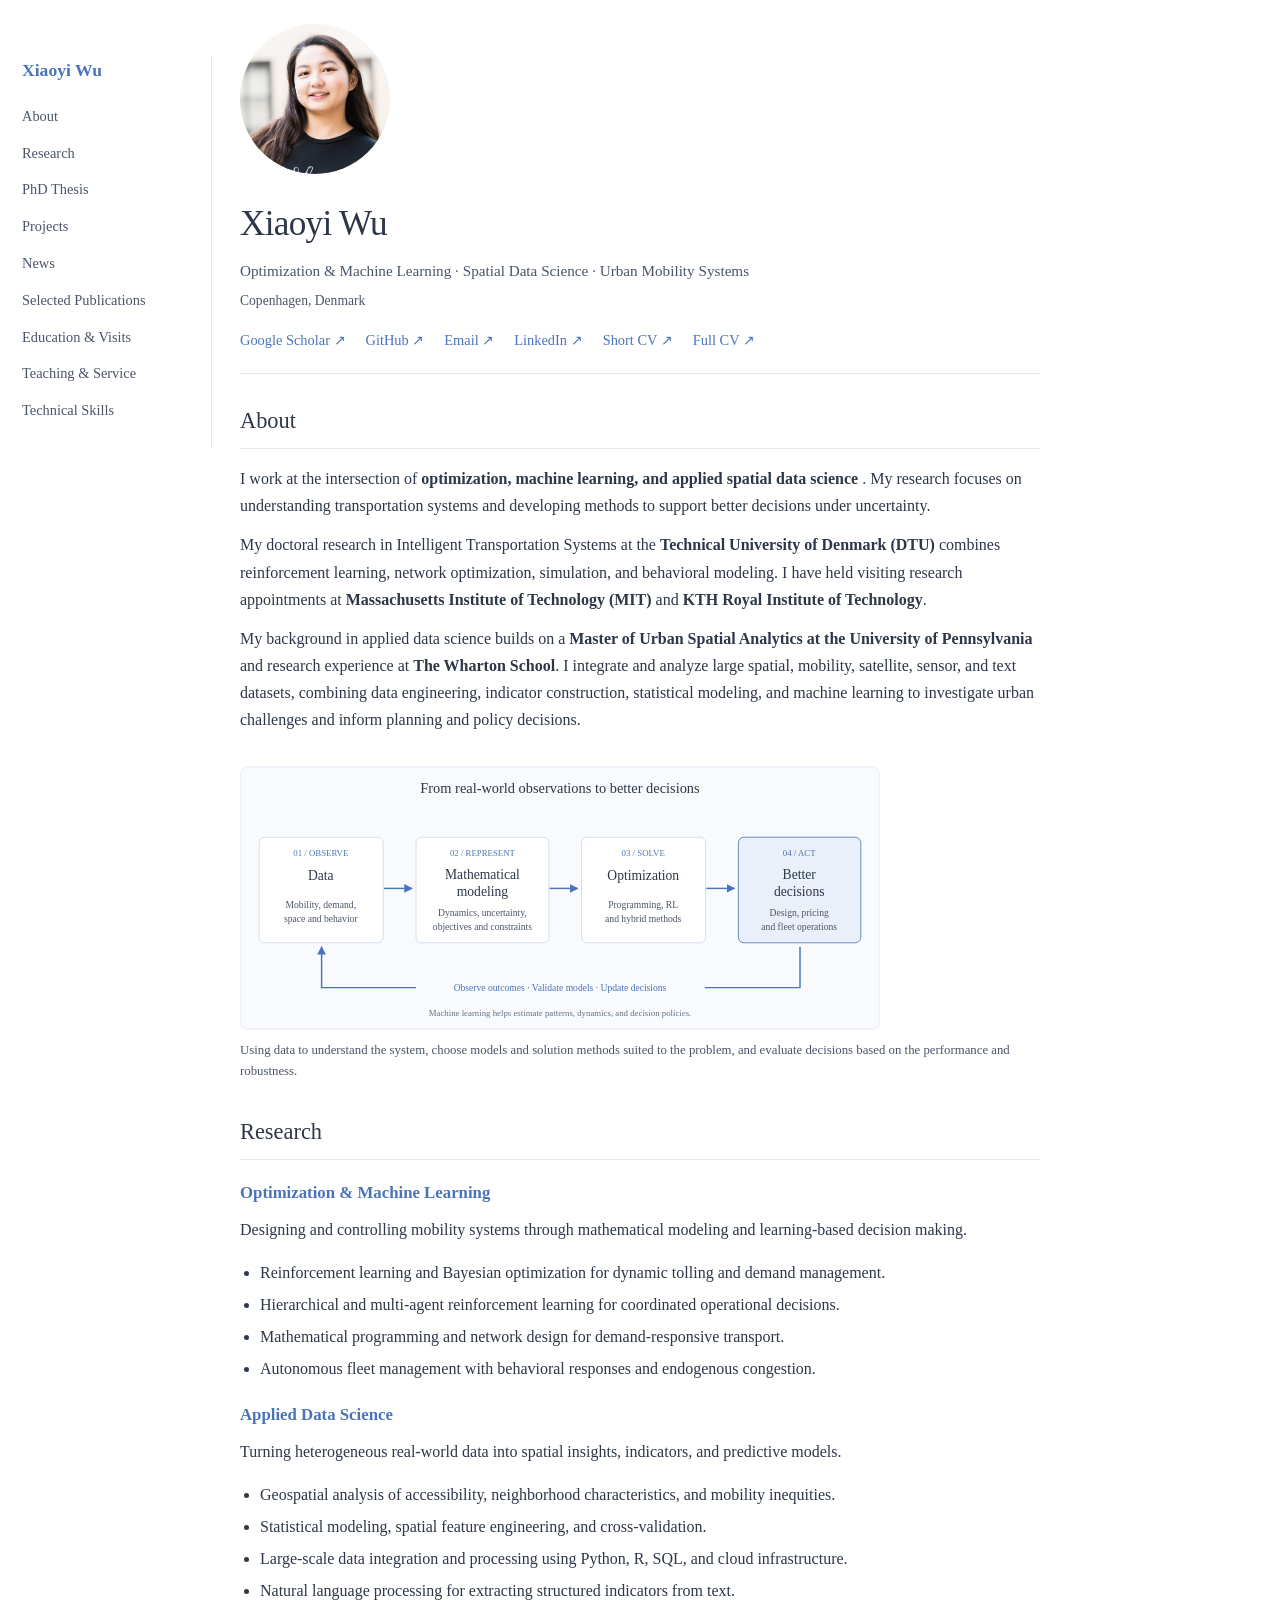
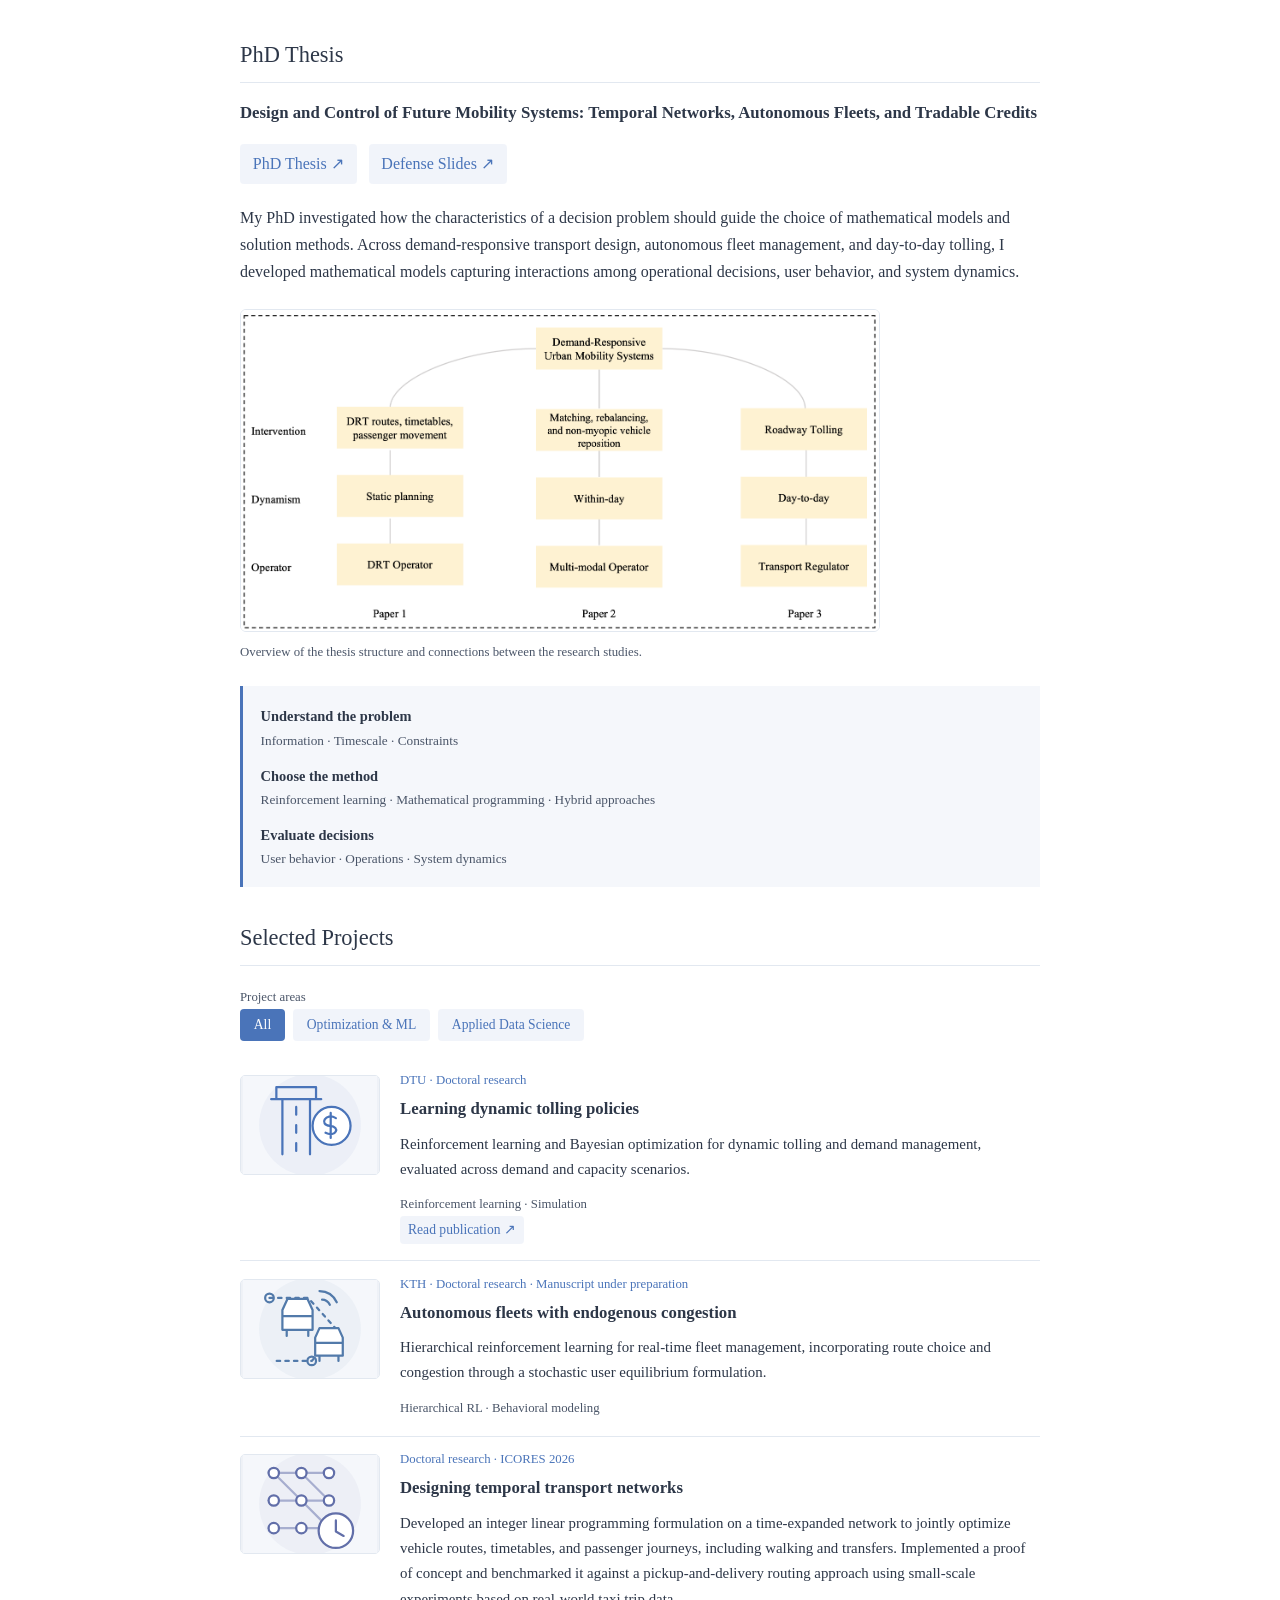
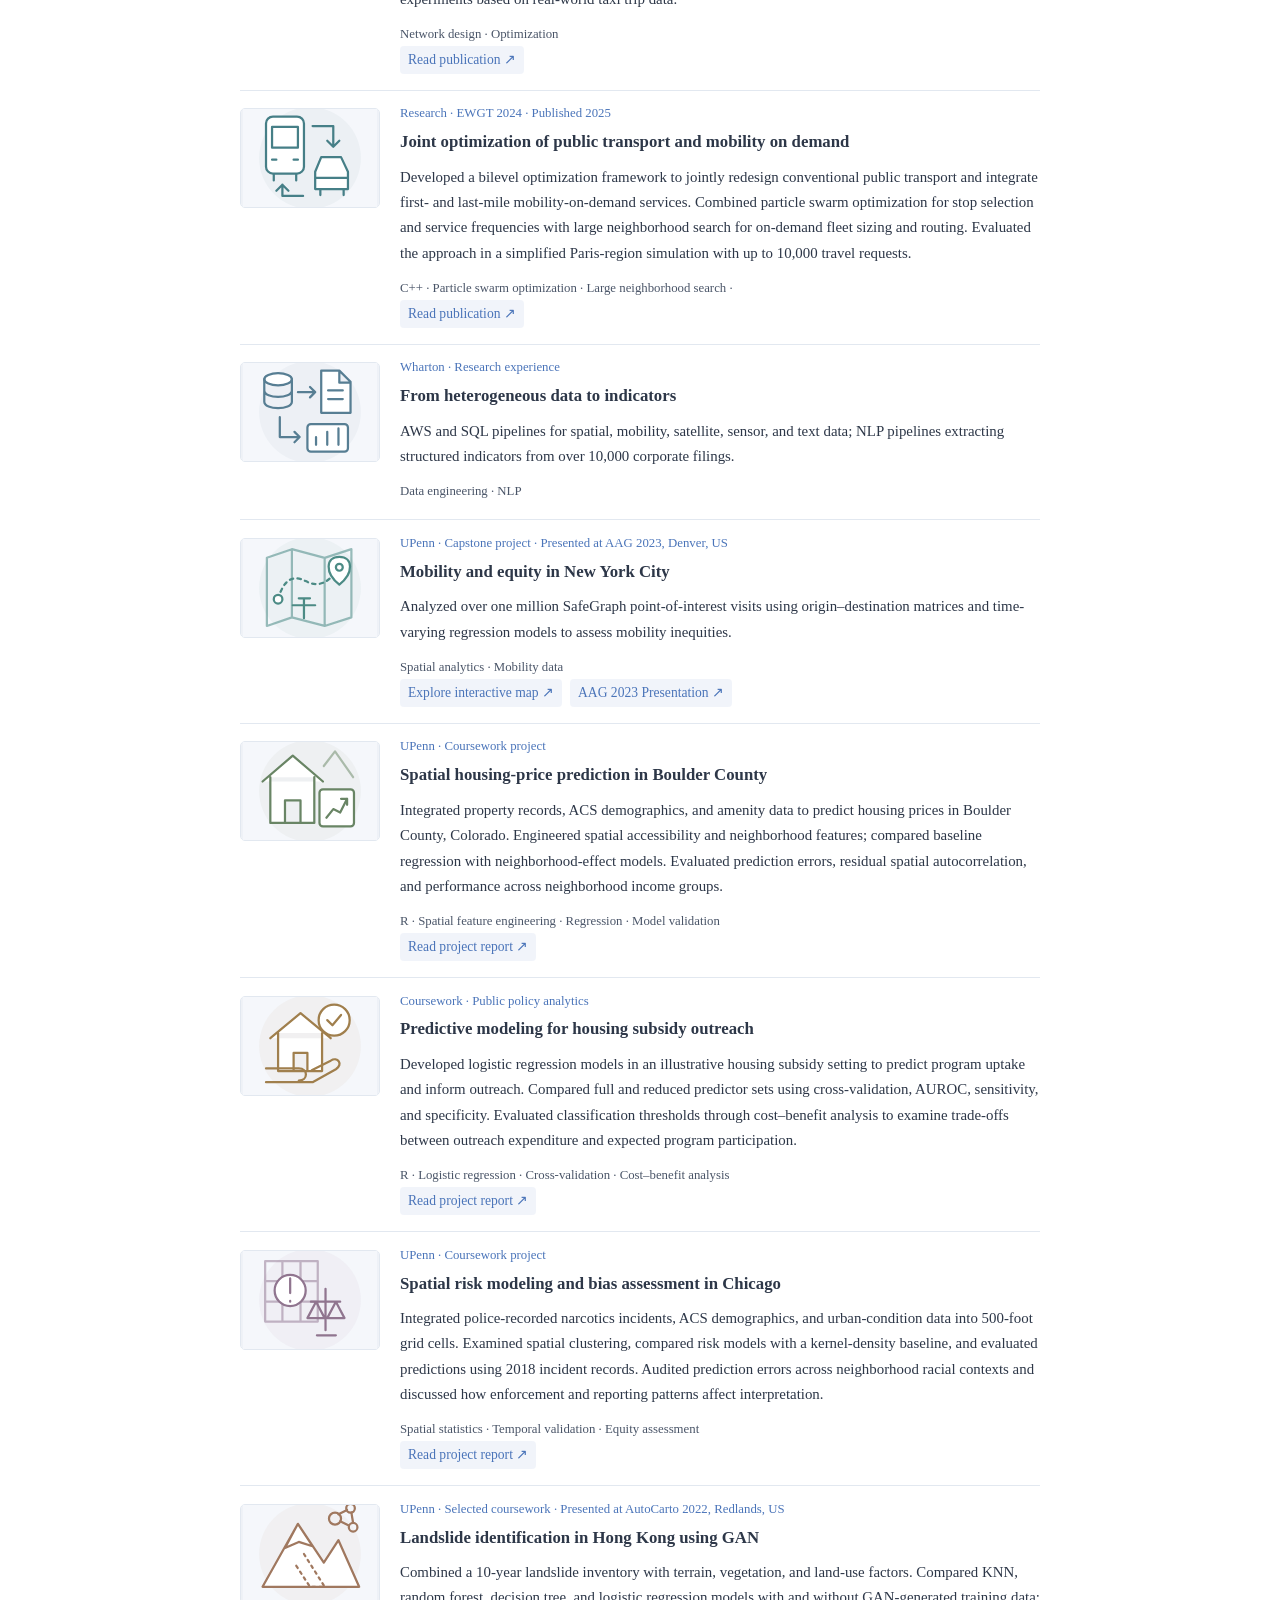
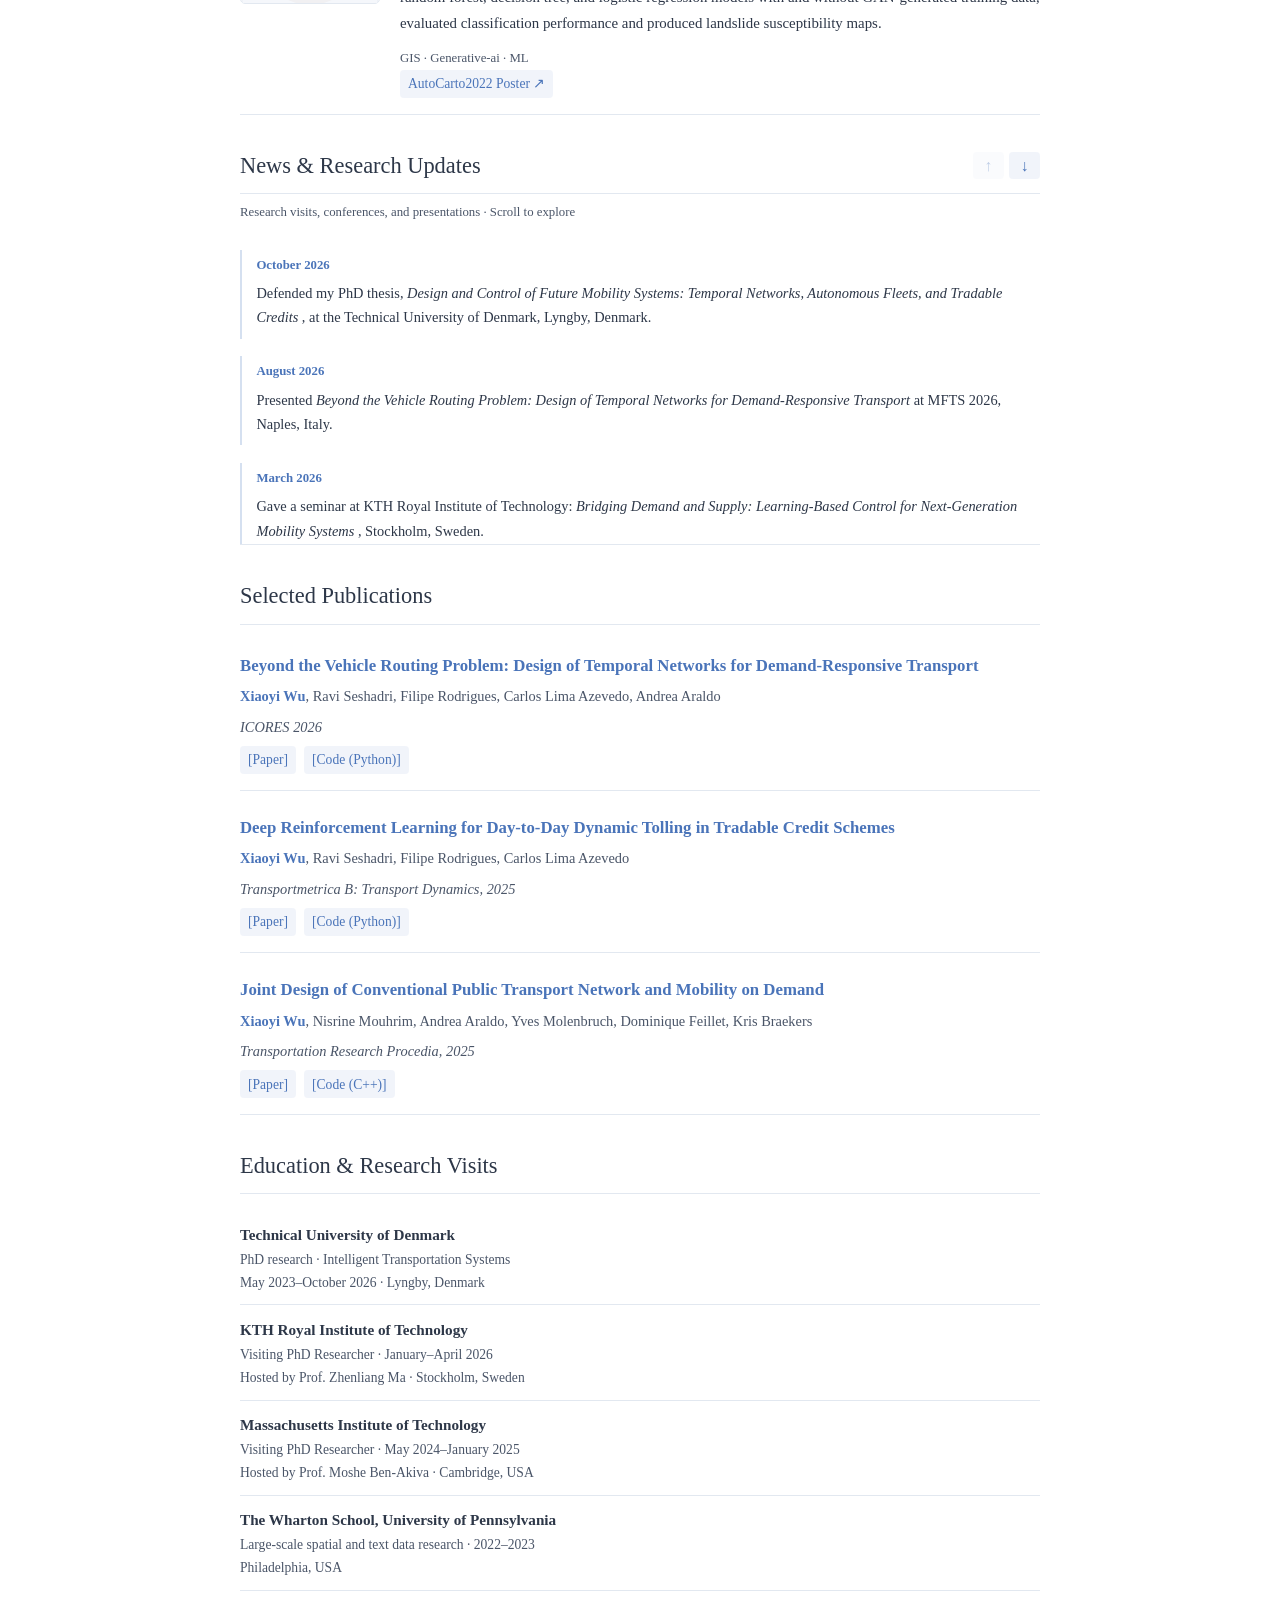
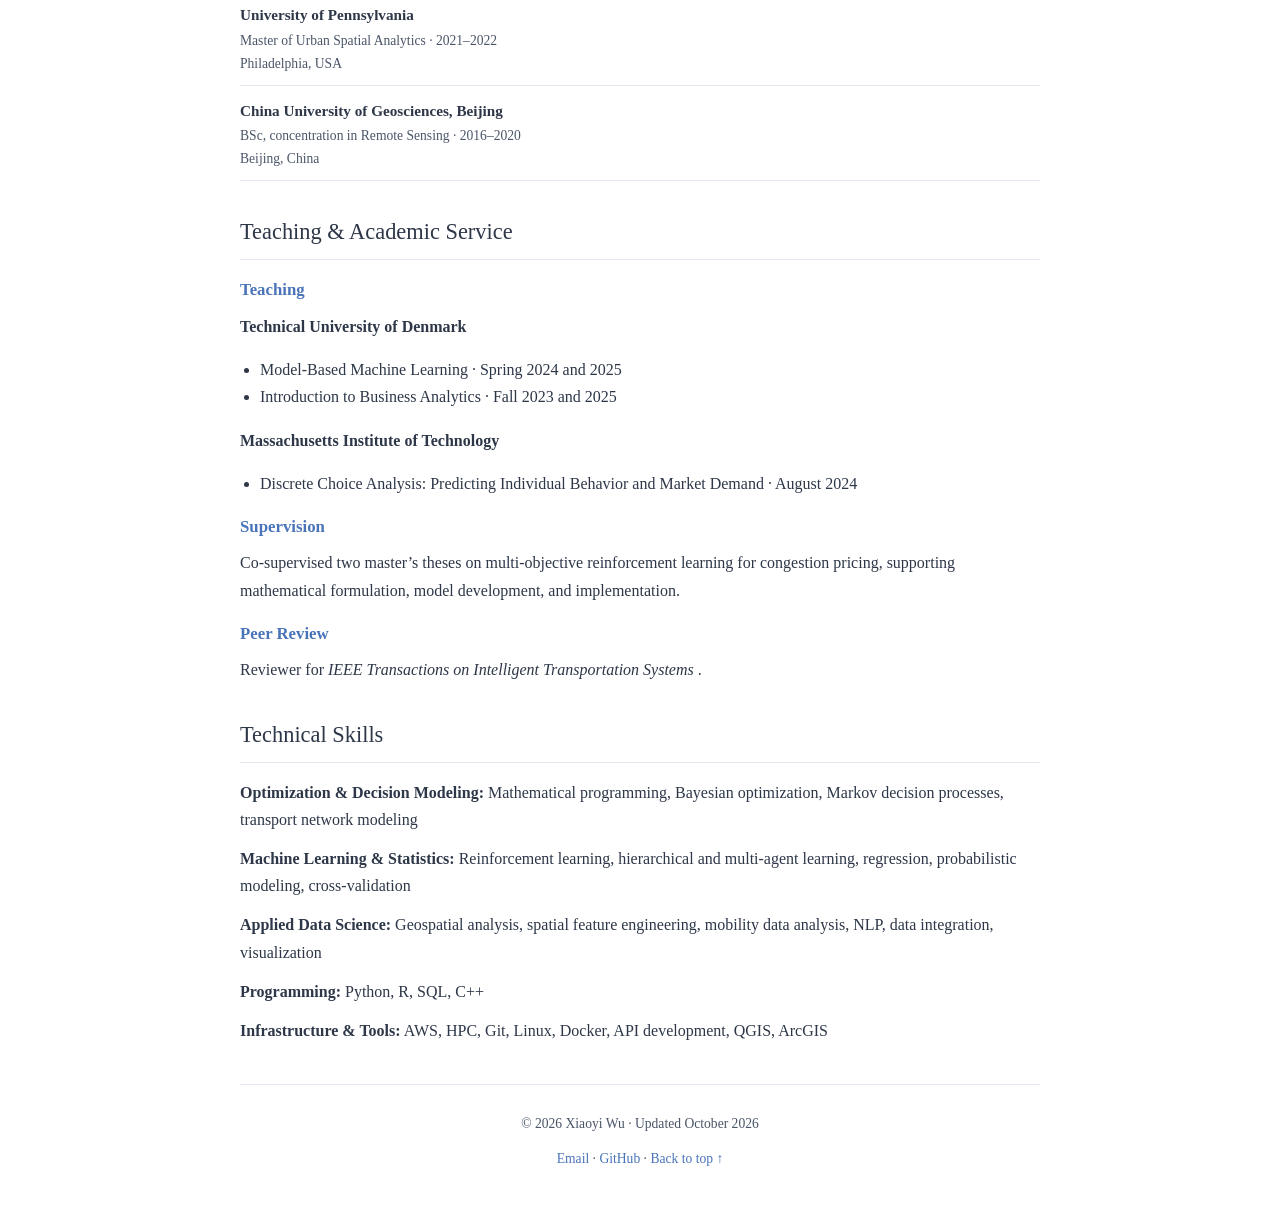
<file: index.html>
<!doctype html>
<html lang="en">
  <head>
    <meta charset="utf-8">

    <meta
      name="viewport"
      content="width=device-width, initial-scale=1"
    >

    <meta
      name="description"
      content="Xiaoyi Wu — research in optimization, machine learning, spatial data science, and urban mobility systems."
    >

    <meta name="author" content="Xiaoyi Wu">

    <title>Xiaoyi Wu | Homepage</title>

    <link rel="stylesheet" href="styles.css">
    <script src="scripts.js" defer></script>
  </head>

  <body id="top">
    <a class="skip" href="#about">Skip to content</a>

    <!-- =========================
         Header
         ========================= -->

    

    <header class="profile-header">
      <div class="profile-banner">
        <img
          src="images/profile.png"
          alt="Xiaoyi Wu"
          width="180"
          height="40"
        >
      </div>

      <div class="header-content">
        <h1>Xiaoyi Wu</h1>

        <p class="subtitle">
          Optimization &amp; Machine Learning · Spatial Data Science ·
          Urban Mobility Systems
        </p>

        <p class="location">Copenhagen, Denmark</p>

        <div class="social-links-header">
          <a
            href="https://scholar.google.com/citations?user=Fe0eIEYAAAAJ"
          >
            Google Scholar ↗
          </a>

          <a href="https://github.com/XiaoyiWu21">
            GitHub ↗
          </a>

          <a href="mailto:xiaoyiwu244@gmail.com">
            Email ↗
          </a>

          <a
            href="https://www.linkedin.com/in/xiaoyi-wu-885540204/"
          >
            LinkedIn ↗
          </a>

          <a
              href="/doc/cv_short.pdf"
              target="_blank"
              rel="noopener noreferrer"
          >
            Short CV ↗
          </a>

          <a
            href="https://drive.google.com/file/d/1RC6MZcrUgnMfG-84koInpwo77rsBteaP/view?usp=sharing"
            target="_blank"
            rel="noopener"
          >
            Full CV ↗
          </a>

      

        </div>
      </div>
    </header>

    <!-- =========================
         Sidebar
         ========================= -->

    <aside class="sidebar" aria-label="Page sidebar">
      <a class="sidebar-name" href="#top">
        Xiaoyi Wu
      </a>

      <nav aria-label="Main navigation">
        <ul>
          <li>
            <a href="#about">About</a>
          </li>

          <li>
            <a href="#research">Research</a>
          </li>

          <li>
            <a href="#thesis">PhD Thesis</a>
          </li>

          <li>
            <a href="#projects">Projects</a>
          </li>

          <li>
            <a href="#news">News</a>
          </li>

          <li>
            <a href="#publications">Selected Publications</a>
          </li>

          <li>
            <a href="#education">Education &amp; Visits</a>
          </li>

          <li>
            <a href="#teaching">Teaching &amp; Service</a>
          </li>

          <li>
            <a href="#skills">Technical Skills</a>
          </li>
        </ul>
      </nav>


    </aside>

    <!-- =========================
         Main content
         ========================= -->

    <main>
      <!-- About -->

      <section id="about" aria-labelledby="about-heading">
        <h2 id="about-heading">About</h2>

        <p>
          I work at the intersection of
          <strong>
            optimization, machine learning, and applied spatial data science
          </strong>.
          My research focuses on understanding transportation systems and
          developing methods to support better decisions under uncertainty.
        </p>

        <p>
          My doctoral research in Intelligent Transportation Systems at the
          <strong>Technical University of Denmark (DTU)</strong>
          combines reinforcement learning, network optimization, simulation,
          and behavioral modeling. I have held visiting research appointments
          at
          <strong>Massachusetts Institute of Technology (MIT)</strong>
          and
          <strong>KTH Royal Institute of Technology</strong>.
        </p>


       <p>
            My background in applied data science builds on a
            <strong>
                Master of Urban Spatial Analytics at the University of Pennsylvania
            </strong>
            and research experience at <strong>The Wharton School</strong>.
            I integrate and analyze large spatial, mobility, satellite, sensor,
            and text datasets, combining data engineering, indicator construction,
            statistical modeling, and machine learning to investigate urban
            challenges and inform planning and policy decisions.
        </p>
      </section>

      <!-- Data, modeling, and optimization diagram -->

      <figure class="decision-figure">
        <a
          href="images/decision-framework.svg"
          target="_blank"
          rel="noopener"
          aria-label="View the decision-making framework at full size"
        >
          <img
            src="images/decision-framework.svg"
            alt="Data informs mathematical models. Optimization uses those
                 models to support better decisions. Observed outcomes
                 feed back into data and model validation."
            width="400"
            height="115"
            loading="lazy"
          >
        </a>

        <figcaption>
          Using data to understand the system, choose models and
          solution methods suited to the problem, and evaluate decisions
          based on the performance and robustness.
        </figcaption>
      </figure>

      <!-- Research -->

      <section id="research" aria-labelledby="research-heading">
        <h2 id="research-heading">Research</h2>

        <article class="research-area">
          <h3>Optimization &amp; Machine Learning</h3>

          <p>
            Designing and controlling mobility systems through mathematical
            modeling and learning-based decision making.
          </p>

          <ul>
            <li>
              Reinforcement learning and Bayesian optimization for dynamic
              tolling and demand management.
            </li>

            <li>
              Hierarchical and multi-agent reinforcement learning for
              coordinated operational decisions.
            </li>

            <li>
              Mathematical programming and network design for
              demand-responsive transport.
            </li>

            <li>
              Autonomous fleet management with behavioral responses
              and endogenous congestion.
            </li>
          </ul>
        </article>

        <article class="research-area">
          <h3>Applied Data Science</h3>

          <p>
            Turning heterogeneous real-world data into spatial insights,
            indicators, and predictive models.
          </p>

          <ul>
            <li>
              Geospatial analysis of accessibility, neighborhood
              characteristics, and mobility inequities.
            </li>

            <li>
              Statistical modeling, spatial feature engineering,
              and cross-validation.
            </li>

            <li>
              Large-scale data integration and processing using
              Python, R, SQL, and cloud infrastructure.
            </li>

            <li>
              Natural language processing for extracting structured
              indicators from text.
            </li>
          </ul>
        </article>
      </section>

      <!-- PhD thesis -->

      <section id="thesis" aria-labelledby="thesis-heading">
        <h2 id="thesis-heading">PhD Thesis</h2>

        <h3>
          Design and Control of Future Mobility Systems:
          Temporal Networks, Autonomous Fleets, and Tradable Credits
        </h3>

        <!-- Replace these paths if your PDF filenames differ. -->
        <div class="thesis-links">
          <a
            href="https://drive.google.com/file/d/1nllz9F73MQj9S499yMjJ6a3oMU8__xPP/view?usp=sharing"
            target="_blank"
            rel="noopener"
          >
            PhD Thesis ↗
          </a>

          <a
            href="https://drive.google.com/file/d/1CnhMOHjnENBbZHj6C1Gxl1x52etnzczz/view?usp=sharing"
            target="_blank"
            rel="noopener"
          >
            Defense Slides ↗
          </a>
        </div>

        <p>
          My PhD investigated how the characteristics of a decision problem
          should guide the choice of mathematical models and solution methods.
          Across demand-responsive transport design, autonomous fleet
          management, and day-to-day tolling, I developed mathematical models
          capturing interactions among operational decisions, user behavior,
          and system dynamics.
        </p>

        <!-- <p>
          I applied reinforcement learning, mathematical programming, or hybrid
          approaches according to each problem’s information structure,
          decision timescale, and operational constraints. This work
          strengthened my ability to translate complex systems into
          computational models and evaluate the consequences of decisions
          over time.
        </p> -->

        <figure class="thesis-figure">
          <a
            href="images/framework.png"
            target="_blank"
            rel="noopener"
            aria-label="View the thesis structure at full size"
          >
            <img
              src="images/framework.png"
              alt="Structure of the PhD thesis on temporal networks,
                   autonomous fleets, and tradable credits."
              loading="lazy"
            >
          </a>

          <figcaption>
            Overview of the thesis structure and connections between
            the research studies. 
          </figcaption>
        </figure>

        <div class="thesis-framework">
          <div>
            <strong>Understand the problem</strong>
            <span>Information · Timescale · Constraints</span>
          </div>

          <div>
            <strong>Choose the method</strong>
            <span>
              Reinforcement learning · Mathematical programming ·
              Hybrid approaches
            </span>
          </div>

          <div>
            <strong>Evaluate decisions</strong>
            <span>
              User behavior · Operations · System dynamics
            </span>
          </div>
        </div>
      </section>

      <!-- Projects: populated by scripts.js -->

        <section id="projects" aria-labelledby="projects-heading">
        <h2 id="projects-heading">Selected Projects</h2>

        <div class="project-filter-bar">
            <span class="sidebar-label">Project areas</span>

            <div class="filters" role="group" aria-label="Filter projects">
            <button
                type="button"
                data-filter="all"
                aria-pressed="true"
                aria-controls="project-grid"
            >
                All
            </button>

            <button
                type="button"
                data-filter="ml"
                aria-pressed="false"
                aria-controls="project-grid"
            >
                Optimization &amp; ML
            </button>

            <button
                type="button"
                data-filter="data"
                aria-pressed="false"
                aria-controls="project-grid"
            >
                Applied Data Science
            </button>
            </div>
        </div>

        <div id="project-grid"></div>
        </section>

        
      <!-- News -->

      <section id="news" aria-labelledby="news-heading">
        <div class="news-heading">
          <h2 id="news-heading">News &amp; Research Updates</h2>

          <div class="news-controls">
            <button
              type="button"
              id="news-up"
              aria-label="Scroll news up"
              aria-controls="news-feed"
            >
              ↑
            </button>

            <button
              type="button"
              id="news-down"
              aria-label="Scroll news down"
              aria-controls="news-feed"
            >
              ↓
            </button>
          </div>
        </div>

        <p class="news-hint">
          Research visits, conferences, and presentations · Scroll to explore
        </p>

        <div
        class="news-container"
        id="news-feed"
        tabindex="0"
        role="region"
        aria-label="Scrollable research news"
        >
        <ul class="news-list">
            <li>
            <time datetime="2026-10">October 2026</time>

            <p>
                Defended my PhD thesis,
                <em>
                Design and Control of Future Mobility Systems:
                Temporal Networks, Autonomous Fleets, and Tradable Credits
                </em>,
                at the Technical University of Denmark, Lyngby, Denmark.
            </p>
            </li>

            <li>
            <time datetime="2026-08">August 2026</time>

            <p>
                Presented
                <em>
                Beyond the Vehicle Routing Problem: Design of Temporal
                Networks for Demand-Responsive Transport
                </em>
                at MFTS 2026, Naples, Italy.
            </p>
            </li>

            <li>
            <time datetime="2026-03">March 2026</time>

            <p>
                Gave a seminar at KTH Royal Institute of Technology:
                <em>
                Bridging Demand and Supply: Learning-Based Control
                for Next-Generation Mobility Systems
                </em>,
                Stockholm, Sweden.
            </p>
            </li>

            <li>
            <time datetime="2026-03">March 2026</time>

            <p>
                Presented
                <em>
                Beyond the Vehicle Routing Problem: Design of Temporal
                Networks for Demand-Responsive Transport
                </em>
                at ICORES 2026, Marbella, Spain.

                <a href="https://doi.org/10.5220/0014330400004055">
                Paper ↗
                </a>
            </p>
            </li>

            <li>
            <time datetime="2026-01">January–April 2026</time>

            <p>
                Visiting PhD Researcher at KTH Royal Institute of Technology,
                hosted by Prof. Zhenliang Ma, Stockholm, Sweden.
            </p>
            </li>

            <li>
            <time datetime="2025-01">January 2025</time>

            <p>
                Presented
                <em>
                Deep Reinforcement Learning for Day-to-Day Dynamic
                Tolling in Tradable Credit Schemes
                </em>
                at TRB, Washington, DC, USA.
            </p>
            </li>

            <li>
            <time datetime="2024-08">August 2024</time>

            <p>
                Presented research on reinforcement learning for dynamic
                tolling in tradable credit systems at MFTS,
                Crete, Greece.
            </p>
            </li>

            <li>
            <time datetime="2024-05">May 2024–January 2025</time>

            <p>
                Visiting PhD Researcher at MIT, hosted by
                Prof. Moshe Ben-Akiva, Cambridge, USA.
            </p>
            </li>
        </ul>
        </div>

        </section>

        <!-- Publications: populated by scripts.js -->


      <section
        id="publications"
        aria-labelledby="toggle-header"
      >
        <div class="publications-header">
            <h2 id="toggle-header">Selected Publications</h2>
        </div>

        <div 
            id="publications-container" aria-live="polite">
        </div>

        <noscript>
          <p>
            See my
            <a
              href="https://scholar.google.com/citations?user=Fe0eIEYAAAAJ"
            >
              Google Scholar profile
            </a>
            for publications.
          </p>
        </noscript>
      </section>

      <!-- Education and research visits -->

      <section id="education" aria-labelledby="education-heading">
        <h2 id="education-heading">
          Education &amp; Research Visits
        </h2>

        <ul class="timeline">
          <li>
            <b>Technical University of Denmark</b>

            <small>
              PhD research · Intelligent Transportation Systems
            </small>

            <small>
              May 2023–October 2026 · Lyngby, Denmark
            </small>
          </li>

          <li>
            <b>KTH Royal Institute of Technology</b>

            <small>
              Visiting PhD Researcher · January–April 2026
            </small>

            <small>
              Hosted by Prof. Zhenliang Ma · Stockholm, Sweden
            </small>
          </li>

          <li>
            <b>Massachusetts Institute of Technology</b>

            <small>
              Visiting PhD Researcher · May 2024–January 2025
            </small>

            <small>
              Hosted by Prof. Moshe Ben-Akiva · Cambridge, USA
            </small>
          </li>

          <li>
            <b>The Wharton School, University of Pennsylvania</b>

            <small>
              Large-scale spatial and text data research · 2022–2023
            </small>

            <small>
              Philadelphia, USA
            </small>
          </li>

          <li>
            <b>University of Pennsylvania</b>

            <small>
              Master of Urban Spatial Analytics · 2021–2022
            </small>

            <small>
              Philadelphia, USA
            </small>
          </li>

          <li>
            <b>China University of Geosciences, Beijing</b>

            <small>
              BSc, concentration in Remote Sensing · 2016–2020
            </small>

            <small>
              Beijing, China
            </small>
          </li>
        </ul>
      </section>

      <!-- Teaching and academic service -->

      <section id="teaching" aria-labelledby="teaching-heading">
        <h2 id="teaching-heading">
          Teaching &amp; Academic Service
        </h2>

        <div class="service-category">
          <h3>Teaching</h3>

          <p>
            <strong>Technical University of Denmark</strong>
          </p>

          <ul>
            <li>
              Model-Based Machine Learning · Spring 2024 and 2025
            </li>

            <li>
              Introduction to Business Analytics · Fall 2023 and 2025
            </li>
          </ul>

          <p>
            <strong>Massachusetts Institute of Technology</strong>
          </p>

          <ul>
            <li>
              Discrete Choice Analysis: Predicting Individual Behavior
              and Market Demand · August 2024
            </li>
          </ul>
        </div>

        <div class="service-category">
          <h3>Supervision</h3>

          <p>
            Co-supervised two master’s theses on multi-objective
            reinforcement learning for congestion pricing, supporting
            mathematical formulation, model development, and implementation.
          </p>
        </div>

        <div class="service-category">
          <h3>Peer Review</h3>

          <p>
            Reviewer for
            <em>
              IEEE Transactions on Intelligent Transportation Systems
            </em>.
          </p>
        </div>
      </section>

      <!-- Technical skills -->

      <section id="skills" aria-labelledby="skills-heading">
        <h2 id="skills-heading">Technical Skills</h2>

        <p>
          <strong>Optimization &amp; Decision Modeling:</strong>
          Mathematical programming, Bayesian optimization, Markov decision
          processes, transport network modeling
        </p>

        <p>
          <strong>Machine Learning &amp; Statistics:</strong>
          Reinforcement learning, hierarchical and multi-agent learning,
          regression, probabilistic modeling, cross-validation
        </p>

        <p>
          <strong>Applied Data Science:</strong>
          Geospatial analysis, spatial feature engineering, mobility data
          analysis, NLP, data integration, visualization
        </p>

        <p>
          <strong>Programming:</strong>
          Python, R, SQL, C++
        </p>

        <p>
          <strong>Infrastructure &amp; Tools:</strong>
          AWS, HPC, Git, Linux, Docker, API development, QGIS, ArcGIS
        </p>
      </section>
    </main>

    <!-- =========================
         Footer
         ========================= -->

    <footer>
      <p>
        © 2026 Xiaoyi Wu · Updated October 2026
      </p>

      <p>
        <a href="mailto:xiaoyiwu244@gmail.com">
          Email
        </a>

        ·

        <a href="https://github.com/XiaoyiWu21">
          GitHub
        </a>

        ·

        <a href="#top">
          Back to top ↑
        </a>
      </p>
    </footer>
  </body>
</html>
</file>
<file: styles.css>
/* =========================
   Theme
   ========================= */

:root {
  --bg-color: #fff;
  --text-color: #2d3748;
  --text-secondary: #4a5568;
  --accent-color: #4a74b9;
  --accent-hover: #3a5c9e;
  --border-color: #e2e8f0;
  --shadow-color: rgba(0, 0, 0, 0.05);
  --accent-background: rgba(74, 116, 185, 0.08);
}

*,
*::before,
*::after {
  box-sizing: border-box;
}

html {
  scroll-behavior: smooth;
}

body {
  position: relative;
  max-width: 848px;
  margin: 0 auto;
  padding: 1.5rem;
  color: var(--text-color);
  background: var(--bg-color);
  font-family: Georgia, "Times New Roman", serif;
  line-height: 1.7;
}

/* =========================
   Typography and links
   ========================= */

h1 {
  margin: 1rem 0 0.25rem;
  font-size: 2.2rem;
  font-weight: 500;
  letter-spacing: -0.02em;
}

h2 {
  margin: 1.75rem 0 1rem;
  padding-bottom: 0.5rem;
  border-bottom: 1px solid var(--border-color);
  font-size: 1.4rem;
  font-weight: 500;
}

h3 {
  margin: 1rem 0 0.35rem;
  font-size: 1.05rem;
  font-weight: 600;
}

p {
  margin: 0.5rem 0 0.75rem;
}

ul {
  padding-left: 1.25rem;
}

a {
  color: var(--accent-color);
  text-decoration: none;
}

a:hover {
  color: var(--accent-hover);
  text-decoration: underline;
  text-underline-offset: 3px;
}

a:focus-visible,
button:focus-visible,
[tabindex]:focus-visible {
  outline: 2px solid var(--accent-color);
  outline-offset: 4px;
}

img {
  max-width: 100%;
}

/* =========================
   Header and profile banner
   ========================= */

header {
  display: flex;
  align-items: center;
  justify-content: space-between;
  gap: 1.5rem;
  margin-bottom: 1rem;
  padding-bottom: 1rem;
  border-bottom: 1px solid var(--border-color);
}

.header-content {
  flex: 1;
  min-width: 0;
}

/* Full-width image above the name and links */
header.profile-header {
  flex-direction: column;
  align-items: stretch;
  gap: 1.25rem;
}

.profile-banner img {
  display: block;
  width: 150px;
  height: 150px;
  object-fit: cover;
  object-position: center;
  border-radius: 50%;
}

.profile-header h1 {
  margin-top: 0;
}

/* Optional circular profile image */
.header-image {
  flex: 0 0 140px;
  text-align: center;
}

.header-image img {
  display: block;
  width: 140px;
  height: 140px;
  border-radius: 50%;
  object-fit: cover;
}

.header-image span {
  display: block;
  margin-top: 0.3rem;
  color: var(--text-secondary);
  font-size: 0.72rem;
}

.subtitle {
  margin: 0;
  color: var(--text-secondary);
  font-size: 0.95rem;
}

.location {
  margin: 0.35rem 0;
  color: var(--text-secondary);
  font-size: 0.85rem;
}

.social-links-header {
  display: flex;
  flex-wrap: wrap;
  gap: 0.75rem 1.25rem;
  margin: 1rem 0 0.25rem;
  font-size: 0.9rem;
}

/* =========================
   Sidebar and navigation
   ========================= */

nav ul {
  display: flex;
  flex-wrap: wrap;
  gap: 1rem;
  margin: 1rem 0 1.5rem;
  padding: 0;
  list-style: none;
}

nav a {
  color: var(--text-secondary);
  font-size: 0.9rem;
}

.sidebar {
  position: fixed;
  top: 56px;
  left: max(22px, calc(50% - 660px));
  width: 190px;
  max-height: calc(100vh - 80px);
  overflow-y: auto;
  padding-right: 18px;
  border-right: 1px solid var(--border-color);
}

.sidebar-name {
  font-size: 1.1rem;
  font-weight: 600;
}

.sidebar nav ul {
  flex-direction: column;
  gap: 0.6rem;
}

.sidebar-label {
  color: var(--text-secondary);
  font-size: 0.8rem;
}

.sidebar .filters {
  flex-direction: column;
  align-items: stretch;
  margin-top: 0.5rem;
}

.sidebar .filters button {
  text-align: left;
}

.sidebar a[aria-current="location"] {
  color: var(--accent-color);
  font-weight: 600;
}

/* =========================
   Sections and buttons
   ========================= */

section {
  width: 100%;
  margin-bottom: 2rem;
  scroll-margin-top: 1rem;
  animation: fadeIn 0.6s ease-out both;
}

button {
  padding: 0.45rem 0.8rem;
  border: 1px solid transparent;
  border-radius: 4px;
  color: var(--accent-color);
  background: var(--accent-background);
  font-family: inherit;
  font-size: 0.85rem;
  cursor: pointer;
  transition:
    background 0.2s ease,
    color 0.2s ease;
}

button:hover:not(:disabled),
.filters button[aria-pressed="true"] {
  color: #fff;
  background: var(--accent-color);
}

button:disabled {
  opacity: 0.35;
  cursor: default;
}

.filters {
  display: flex;
  flex-wrap: wrap;
  gap: 0.5rem;
  margin-bottom: 1rem;
}

/* =========================
   Research and framework
   ========================= */

.research-area {
  margin: 1.2rem 0;
}

.research-area h3,
.service-category h3 {
  color: var(--accent-color);
}

.research-area li {
  margin: 0.3rem 0;
}

.decision-figure {
  margin: 1.8rem 0 2rem;
}

.decision-figure img {
  display: block;
  width: 80%;
  height: auto;
}

.decision-figure figcaption {
  margin-top: 0.65rem;
  color: var(--text-secondary);
  font-size: 0.8rem;
  line-height: 1.6;
}

/* =========================
   PhD thesis
   ========================= */

.thesis-links {
  display: flex;
  flex-wrap: wrap;
  gap: 0.75rem;
  margin: 1rem 0 1.25rem;
}

.thesis-links a {
  padding: 0.4rem 0.8rem;
  border-radius: 4px;
  color: var(--accent-color);
  background: var(--accent-background);
}

.thesis-links a:hover {
  color: #fff;
  background: var(--accent-color);
  text-decoration: none;
}

.thesis-figure {
  margin: 1.5rem 0;
}

.thesis-figure img {
  display: block;
  width: 80%;
  height: auto;
  border: 1px solid var(--border-color);
  border-radius: 6px;
}

.thesis-figure figcaption {
  margin-top: 0.6rem;
  color: var(--text-secondary);
  font-size: 0.8rem;
  line-height: 1.6;
}

.thesis-framework {
  display: grid;
  grid-template-columns: 1fr;
  gap: 0.6rem;
  margin-top: 1.1rem;
  padding: 1rem 1.1rem;
  border-left: 3px solid var(--accent-color);
  background: #f5f7fb;
}

.thesis-framework strong {
  font-size: 0.9rem;
}

.thesis-framework span {
  display: block;
  color: var(--text-secondary);
  font-size: 0.83rem;
}

/* =========================
   Projects
   ========================= */

.project {
  display: flex;
  align-items: flex-start;
  gap: 1.25rem;
  padding: 0.8rem 0 1rem;
  border-bottom: 1px solid var(--border-color);
  transition: transform 0.3s ease;
}

.project[hidden] {
  display: none;
}

.project:hover,
.publication-item:hover {
  transform: translateX(3px);
}

.project-image {
  flex-shrink: 0;
  width: 140px;
  height: 100px;
  margin-top: 5px;
  border: 1px solid var(--border-color);
  border-radius: 5px;
  object-fit: cover;
}

.project-details {
  flex: 1;
  min-width: 0;
}

.project h3 {
  margin: 0.2rem 0 0.35rem;
}

.project p {
  font-size: 0.93rem;
}

.context {
  color: var(--accent-color);
  font-size: 0.8rem;
}

.methods {
  color: var(--text-secondary);
  font-size: 0.8rem;
}

.project a {
  font-size: 0.85rem;
}

/* =========================
   Publications
   ========================= */

.publications-header {
  display: flex;
  align-items: center;
  justify-content: space-between;
  gap: 1rem;
  margin: 1.75rem 0 1rem;
  padding-bottom: 0.5rem;
  border-bottom: 1px solid var(--border-color);
}

.publications-header h2 {
  margin: 0;
  padding: 0;
  border: 0;
}

.publications-header button {
  flex-shrink: 0;
}

.publication-item {
  margin-bottom: 0.75rem;
  padding: 0.75rem 0 1rem;
  border-bottom: 1px solid var(--border-color);
  transition: transform 0.3s ease;
}

.pub-title {
  margin-bottom: 0.4rem;
  font-size: 1.05rem;
  font-weight: 600;
  line-height: 1.5;
}

.pub-authors,
.pub-venue {
  margin-bottom: 0.4rem;
  color: var(--text-secondary);
  font-size: 0.9rem;
}

.highlight-name {
  color: var(--accent-color);
  font-weight: 600;
}

.pub-venue {
  font-style: italic;
}

.pub-links {
  display: flex;
  flex-wrap: wrap;
  gap: 0.5rem;
  font-size: 0.85rem;
}

.pub-links a {
  padding: 0.15rem 0.5rem;
  border-radius: 4px;
  background: var(--accent-background);
}

.pub-links a:hover {
  color: #fff;
  background: var(--accent-color);
  text-decoration: none;
}

/* =========================
   News
   ========================= */

.news-heading {
  display: flex;
  align-items: center;
  gap: 1rem;
  margin: 1.75rem 0 0.5rem;
  padding-bottom: 0.5rem;
  border-bottom: 1px solid var(--border-color);
}

.news-heading h2 {
  flex: 1;
  margin: 0;
  padding: 0;
  border: 0;
}

.news-controls {
  display: flex;
  gap: 0.35rem;
}

.news-controls button {
  padding: 0.2rem 0.65rem;
  font-size: 1rem;
}

.news-hint {
  color: var(--text-secondary);
  font-size: 0.8rem;
}

.news-container {
  max-height: 310px;
  overflow-y: auto;
  overscroll-behavior: contain;
  padding-right: 16px;
  border-bottom: 1px solid var(--border-color);
  scrollbar-width: thin;
  scrollbar-color: #9eb5d5 #f1f4f8;
}

.news-list {
  margin: 0;
  padding: 0;
  list-style: none;
}

.news-list li {
  margin: 0.9rem 0 1.1rem;
  padding: 0 0 0.3rem 0.9rem;
  border-left: 2px solid #d5e0f0;
}

.news-list time {
  color: var(--accent-color);
  font-size: 0.8rem;
  font-weight: 600;
}

.news-list p {
  margin: 0.25rem 0;
  font-size: 0.9rem;
}

/* =========================
   Education and service
   ========================= */

.timeline {
  padding: 0;
  list-style: none;
}

.timeline li {
  padding: 0.65rem 0;
  border-bottom: 1px solid var(--border-color);
}

.timeline b {
  font-size: 0.95rem;
}

.timeline small {
  display: block;
  color: var(--text-secondary);
  font-size: 0.85rem;
}

.service-category {
  margin-bottom: 1rem;
}

/* =========================
   Footer and accessibility
   ========================= */

footer {
  margin-top: 2.5rem;
  padding-top: 1.2rem;
  border-top: 1px solid var(--border-color);
  color: var(--text-secondary);
  font-size: 0.85rem;
  text-align: center;
}

.skip {
  position: absolute;
  left: -9999px;
}

.skip:focus {
  top: 10px;
  left: 10px;
  z-index: 100;
  padding: 10px;
  background: #fff;
}

/* =========================
   Animation
   ========================= */

@keyframes fadeIn {
  from {
    opacity: 0;
    transform: translateX(3px);
  }

  to {
    opacity: 1;
    transform: translateX(0);
  }
}

/* =========================
   Responsive layout
   ========================= */

@media (max-width: 1250px) {
  body {
    max-width: 1020px;
    padding-left: 215px;
  }

  .sidebar {
    left: 20px;
    width: 170px;
  }
}

@media (max-width: 800px) {
  body {
    max-width: 848px;
    padding: 1.25rem;
  }

  .sidebar {
    position: static;
    width: 100%;
    max-height: none;
    padding: 0;
    border-right: 0;
  }

  .sidebar-name {
    display: none;
  }

  .sidebar nav ul {
    flex-direction: row;
    gap: 0.85rem;
    margin: 0.75rem 0 1rem;
  }

  .sidebar .filters {
    flex-direction: row;
    flex-wrap: wrap;
  }

  .sidebar-projects {
    padding-bottom: 0.5rem;
    border-bottom: 1px solid var(--border-color);
  }

  .project-image {
    width: 115px;
    height: 90px;
  }
}

@media (max-width: 600px) {
  header:not(.profile-header) {
    flex-direction: column-reverse;
    align-items: flex-start;
    gap: 0.3rem;
  }

  .header-image {
    flex-basis: auto;
  }

  .header-image img {
    width: 110px;
    height: 110px;
  }

  .social-links-header {
    gap: 0.75rem;
  }

  nav ul {
    gap: 0.8rem;
  }

  .publications-header h2 {
    font-size: 1.2rem;
  }

  .project:hover,
  .publication-item:hover {
    transform: none;
  }

  .decision-figure {
    overflow-x: auto;
  }

  .decision-figure img {
    min-width: 580px;
  }
}

@media (max-width: 480px) {
  .project {
    gap: 0.8rem;
  }

  .project-image {
    width: 80px;
    height: 80px;
  }

  .news-heading h2 {
    font-size: 1.2rem;
  }
}

@media (prefers-reduced-motion: reduce) {
  html {
    scroll-behavior: auto;
  }

  *,
  *::before,
  *::after {
    animation: none !important;
    transition: none !important;
  }
}
</file>
